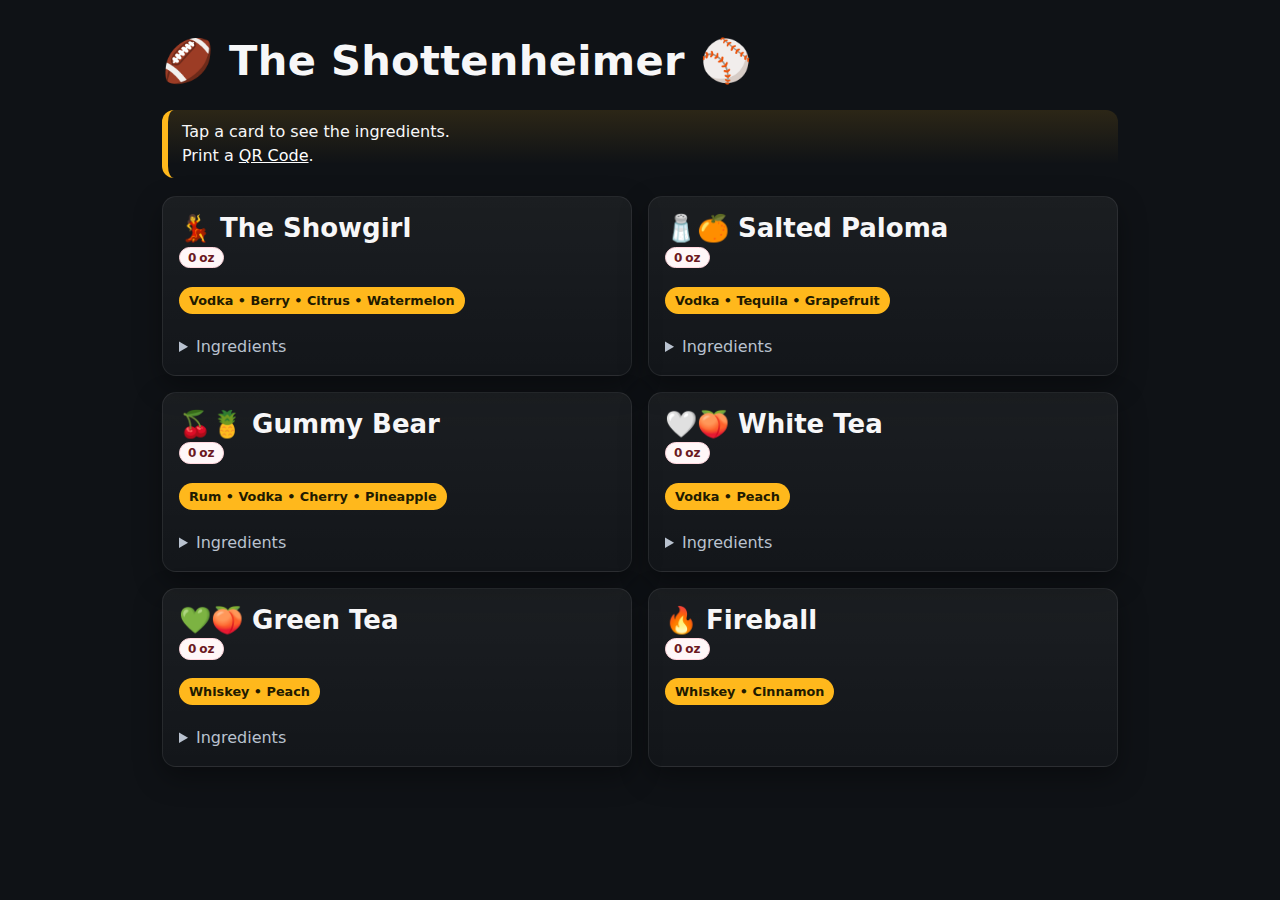
<file: index.html>
<!doctype html>
<html lang="en">
    <head>
        <meta charset="utf-8" />
        <meta name="viewport" content="width=device-width, initial-scale=1" />
        <title>The Shottenheimer</title>
        <meta name="description" content="The Shottenheimer menu. Scan the QR to see ingredients." />
        <meta name="theme-color" content="#E31837" />
        <link rel="stylesheet" href="styles.css" />
        <script type="application/ld+json">
            {
                "@context": "https://schema.org",
                "@type": "Menu",
                "name": "The Shottenheimer",
                "description": "KC tailgate shot cooler menu",
                "hasMenuSection": [
                    {
                        "@type": "MenuSection",
                        "name": "Shots",
                        "hasMenuItem": [
                            {
                                "@type": "MenuItem",
                                "name": "The Showgirl",
                                "description": "New Amsterdam Berry Vodka, Deep Eddy Orange Vodka, Watermelon Pucker, Sour, Agave"
                            },
                            {
                                "@type": "MenuItem",
                                "name": "Salted Paloma",
                                "description": "Deep Eddy Grapefruit Vodka, Silver Tequila, Sour, Agave, Salt"
                            },
                            {
                                "@type": "MenuItem",
                                "name": "White Tea",
                                "description": "Titos Vodka, Peach Schnapps, Sour"
                            },
                            {
                                "@type": "MenuItem",
                                "name": "Green Tea",
                                "description": "Crown Peach, Peach Schnapps, Sour"
                            },
                            {
                                "@type": "MenuItem",
                                "name": "Gummy Bear",
                                "description": "Cruzan Black Cherry Rum, Deep Eddy Pineapple Vodka, Peach Schnapps, Sour"
                            }
                        ]
                    }
                ]
            }
        </script>
    </head>
    <body>
        <div class="container">
            <header>
                <div class="brand">
                    <h1>🏈 The Shottenheimer ⚾</h1>
                </div>
            </header>
            <div class="banner" role="note">
                Tap a card to see the ingredients.<br />Print a <a href="qr.html" class="inline">QR Code</a>.
            </div>
            <section aria-label="Shots" class="grid">
                <article class="card" id="showgirl">
                    <h2 class="item-title">💃 The Showgirl</h2>
                    <p class="pill">Vodka • Berry • Citrus • Watermelon</p>
                    <details>
                        <summary>Ingredients</summary>
                        <ul>
                            <li>Berry Vodka</li>
                            <li>Orange Vodka</li>
                            <li>Watermelon Pucker</li>
                            <li>Sour</li>
                            <li>Agave</li>
                        </ul>
                    </details>
                </article>
                <article class="card" id="salted-paloma">
                    <h2 class="item-title">🧂🍊 Salted Paloma</h2>
                    <p class="pill">Vodka • Tequila • Grapefruit</p>
                    <details>
                        <summary>Ingredients</summary>
                        <ul>
                            <li>Grapefruit Vodka</li>
                            <li>Silver Tequila</li>
                            <li>Sour</li>
                            <li>Agave</li>
                            <li>Salt</li>
                        </ul>
                    </details>
                </article>
                <article class="card" id="gummy-bear">
                    <h2 class="item-title">🍒🍍 Gummy Bear</h2>
                    <p class="pill">Rum • Vodka • Cherry • Pineapple</p>
                    <details>
                        <summary>Ingredients</summary>
                        <ul>
                            <li>Black Cherry Rum</li>
                            <li>Pineapple Vodka</li>
                            <li>Peach Schnapps</li>
                            <li>Sour</li>
                            <li>Agave</li>
                        </ul>
                    </details>
                </article>
                <article class="card" id="white-tea">
                    <h2 class="item-title">🤍🍑 White Tea</h2>
                    <p class="pill">Vodka • Peach</p>
                    <details>
                        <summary>Ingredients</summary>
                        <ul>
                            <li>Vodka (Gluten Free)</li>
                            <li>Peach Schnapps</li>
                            <li>Sour</li>
                            <li>Agave</li>
                        </ul>
                    </details>
                </article>
                <article class="card" id="green-tea">
                    <h2 class="item-title">💚🍑 Green Tea</h2>
                    <p class="pill">Whiskey • Peach</p>
                    <details>
                        <summary>Ingredients</summary>
                        <ul>
                            <li>Peach Whiskey</li>
                            <li>Peach Schnapps</li>
                            <li>Sour</li>
                            <li>Agave</li>
                        </ul>
                    </details>
                </article>
                <article class="card" id="fireball">
                    <h2 class="item-title">🔥 Fireball</h2>
                    <p class="pill">Whiskey • Cinnamon</p>
                </article>
            </section>
        </div>
        <script>
            (function () {
                const MARGIN = 12; // px breathing room around the card
                const MIN_MOVE = 20; // px; ignore tiny adjustments to avoid micro scrolls

                const prefersReduced = () => window.matchMedia?.("(prefers-reduced-motion: reduce)")?.matches === true;

                const vpHeight = () => window.visualViewport?.height || window.innerHeight;

                function ensureCardInView(card) {
                    const viewH = vpHeight();
                    const rect = card.getBoundingClientRect();
                    const tall = rect.height > viewH - 2 * MARGIN;

                    let delta = 0;

                    if (tall) {
                        // If the expanded card is taller than the viewport,
                        // prioritize keeping the top in view first; if bottom
                        // still overflows, nudge down.
                        if (rect.top < MARGIN) {
                            delta = rect.top - MARGIN; // negative -> scroll up
                        } else if (rect.bottom > viewH - MARGIN) {
                            delta = rect.bottom - (viewH - MARGIN); // positive -> scroll down
                        }
                    } else {
                        // Card fits on screen; ensure both top & bottom remain visible.
                        const overflowBottom = rect.bottom - (viewH - MARGIN); // >0 means needs scroll down
                        const overflowTop = MARGIN - rect.top; // >0 means needs scroll up

                        if (overflowBottom > 0) delta = overflowBottom;
                        else if (overflowTop > 0) delta = -overflowTop;
                    }

                    if (Math.abs(delta) >= MIN_MOVE) {
                        window.scrollBy({
                            top: delta,
                            behavior: prefersReduced() ? "auto" : "smooth",
                        });
                    }
                }

                // Your current "click card to toggle" behavior + smooth reveal
                document.querySelectorAll(".card").forEach((card) => {
                    const details = card.querySelector("details");
                    if (!details) return;

                    // Click anywhere on card (except these) to toggle
                    card.addEventListener("click", (evt) => {
                        if (evt.target.closest("a, button, summary, [data-no-toggle]")) return;

                        details.open = !details.open;

                        // If we just opened, wait for layout to expand, then adjust scroll
                        if (details.open) {
                            requestAnimationFrame(() => {
                                requestAnimationFrame(() => ensureCardInView(card));
                            });
                        }
                    });

                    // Also handle users tapping the Summary itself
                    details.addEventListener(
                        "toggle",
                        () => {
                            if (details.open) {
                                requestAnimationFrame(() => {
                                    requestAnimationFrame(() => ensureCardInView(card));
                                });
                            }
                        },
                        { passive: true }
                    );
                });
            })();
        </script>
        <script>
            /* === Shottenheimer: read-only totals from GViz (select E,F) === */
            (function () {
                const SHEET_ID = "1eZlAI4mAAWZRDRVeygCu3ntA_BdYWSA3jiJ4ObEjiNA"; // from /spreadsheets/d/<ID>/edit
                const SHEET_NAME = "Shottenheimer"; // tab name holding E (Shot) and F (Amount)

                const ID_MAP = {}; // same idea as above if you need overrides

                function toId(s) {
                    const raw = String(s || "")
                        .trim()
                        .toLowerCase();
                    return ID_MAP[raw] || raw.replace(/[\s_]+/g, "-");
                }

                function buildGvizUrl() {
                    const tq = "select F,G";
                    return (
                        `https://docs.google.com/spreadsheets/d/${encodeURIComponent(SHEET_ID)}` +
                        `/gviz/tq?tqx=out:json&sheet=${encodeURIComponent(SHEET_NAME)}` +
                        `&tq=${encodeURIComponent(tq)}&cachebust=${Date.now()}`
                    );
                }

                function parseGviz(text) {
                    const json = JSON.parse(text.replace(/^[\s\S]*?setResponse\(/, "").replace(/\);\s*$/, ""));
                    const rows = json.table?.rows || [];
                    const map = Object.create(null);
                    for (const r of rows) {
                        const shot = r.c?.[0]?.v ?? "";
                        const amt = Number(r.c?.[1]?.v || 0);
                        const id = toId(shot);
                        if (id) map[id] = amt;
                    }
                    return map;
                }

                function ensureDisplaySlots() {
                    document.querySelectorAll(".card[id]").forEach((card) => {
                        const title = card.querySelector(".item-title");
                        if (!title) return;

                        // Ensure we have a header row wrapper
                        let row = card.querySelector(".title-row");
                        if (!row) {
                            row = document.createElement("div");
                            row.className = "title-row";
                            // Insert the row where the title currently sits
                            title.before(row);
                            row.appendChild(title); // move title into the row
                        }

                        // Create or move the oz badge into the title row
                        let badge = card.querySelector(".oz-total");
                        if (!badge) {
                            badge = document.createElement("div");
                            badge.className = "oz-total";
                            badge.innerHTML = `<span class="count" data-id="${card.id}">0</span> <span>oz</span>`;
                        } else {
                            // If it already exists (e.g., previously under the pill), we’ll move it
                            badge.setAttribute("data-no-toggle", "");
                        }

                        // Append (or move) into the header row, right of the title
                        if (badge.parentElement !== row) {
                            row.appendChild(badge);
                        }
                    });
                }

                function fmt(n) {
                    return Math.round(n) === n ? String(n) : n.toFixed(1).replace(/\.0$/, "");
                }
                function render(map) {
                    document.querySelectorAll(".card[id]").forEach((card) => {
                        const v = map[card.id] ?? 0;
                        card.querySelectorAll(`.oz-total .count[data-id="${card.id}"]`).forEach(
                            (el) => (el.textContent = fmt(v))
                        );
                    });
                }

                async function refresh() {
                    try {
                        const res = await fetch(buildGvizUrl(), { cache: "no-store" });
                        render(parseGviz(await res.text()));
                    } catch (e) {
                        console.error("GViz fetch failed:", e);
                    }
                }

                ensureDisplaySlots();
                refresh();
            })();
        </script>
    </body>
</html>
</file>
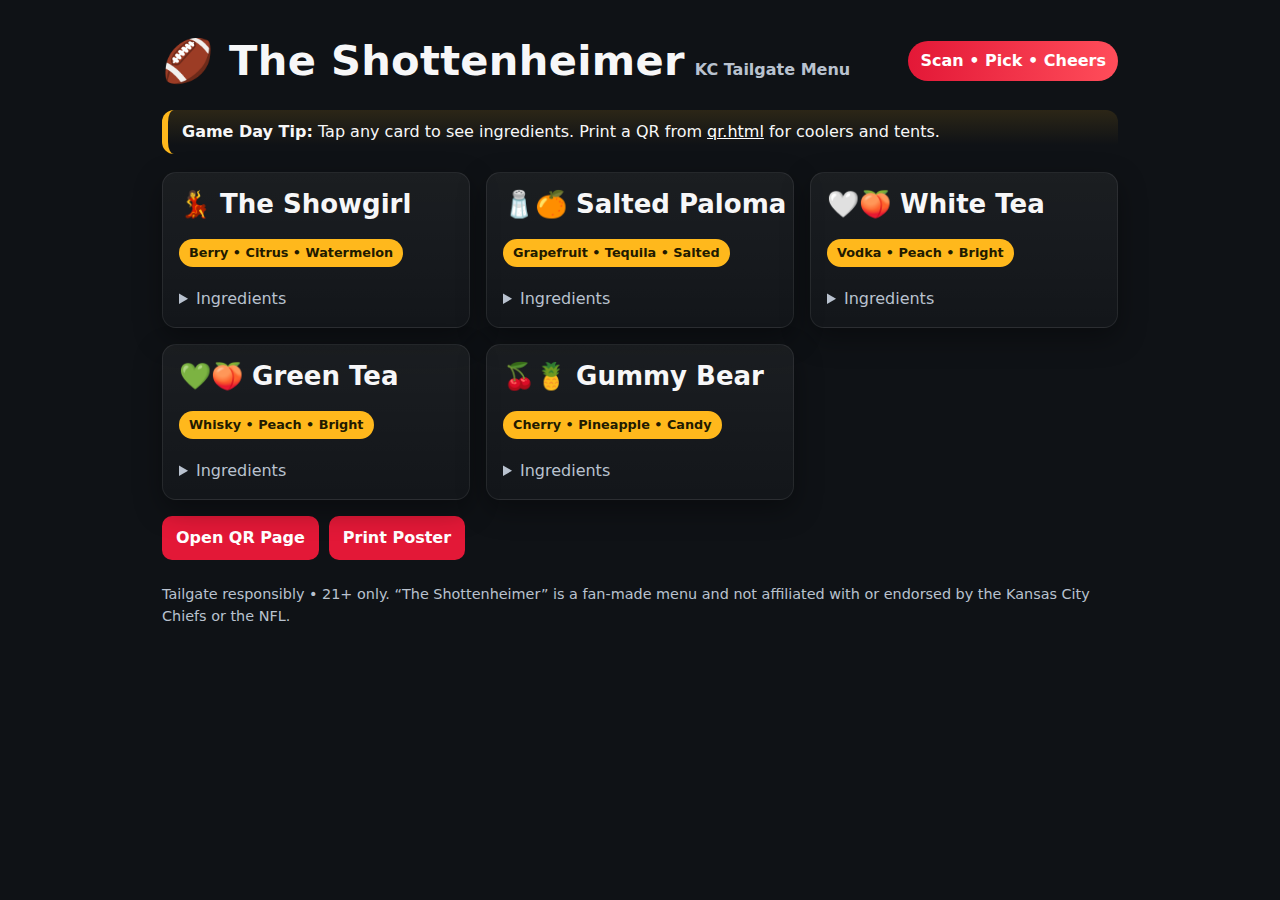
<file: menu-index.html>
<!doctype html>
<html lang="en">
<head>
  <meta charset="utf-8" />
  <meta name="viewport" content="width=device-width, initial-scale=1" />
  <title>The Shottenheimer • KC Tailgate Shot Menu</title>
  <meta name="description" content="The Shottenheimer — KC tailgate shot cooler menu. Scan the QR to see ingredients and pick your pour." />
  <meta name="theme-color" content="#E31837" />
  <link rel="stylesheet" href="styles.css" />
  <style>
    :root{--bg:#0f1216;--card:#171a21;--text:#f7f7f8;--muted:#b9c2cf;--accent:#E31837;--accent2:#FFB81C}
    body{background:var(--bg);color:var(--text);font-family:system-ui,-apple-system,Segoe UI,Roboto,Helvetica,Arial,sans-serif;margin:0}
    .container{max-width:1000px;margin:0 auto;padding:22px}
    header{display:flex;align-items:center;justify-content:space-between;gap:12px;margin:8px 0 18px}
    .brand{display:flex;align-items:baseline;gap:10px}
    h1{margin:0;font-size:clamp(1.6rem,4vw,2.6rem);letter-spacing:.3px}
    .sub{color:var(--muted);font-weight:600}
    .tag{background:linear-gradient(90deg,var(--accent),#ff4d5a);color:#fff;padding:8px 12px;border-radius:999px;font-weight:900}
    .banner{border-left:6px solid var(--accent2);background:linear-gradient(180deg,rgba(255,184,28,.12),transparent 80%);padding:10px 14px;border-radius:12px;margin:8px 0 18px}
    .grid{display:grid;grid-template-columns:repeat(auto-fit,minmax(260px,1fr));gap:16px}
    .card{background:linear-gradient(180deg,rgba(255,255,255,.05),rgba(255,255,255,.02));border:1px solid rgba(255,255,255,.08);border-radius:14px;padding:16px;box-shadow:0 10px 28px rgba(0,0,0,.35)}
    .item-title{display:flex;align-items:center;gap:10px;margin:0 0 6px}
    .pill{display:inline-block;background:var(--accent2);color:#211a00;padding:4px 10px;border-radius:999px;font-weight:900;font-size:.8rem}
    details{margin-top:8px}
    summary{cursor:pointer;color:var(--muted)}
    .actions{display:flex;gap:10px;flex-wrap:wrap;margin-top:16px}
    .button{background:var(--accent);color:#fff;border:none;border-radius:10px;padding:10px 14px;font-weight:900;text-decoration:none;display:inline-block}
    footer{margin-top:24px;color:var(--muted);font-size:.9rem}
  </style>
  <script type="application/ld+json">{"@context":"https://schema.org","@type":"Menu","name":"The Shottenheimer","description":"KC tailgate shot cooler menu","hasMenuSection":[{"@type":"MenuSection","name":"Shots","hasMenuItem":[{"@type":"MenuItem","name":"The Showgirl","description":"New Amsterdam Berry Vodka, Deep Eddy Orange Vodka, Watermelon Pucker, Sour, Agave"},{"@type":"MenuItem","name":"Salted Paloma","description":"Deep Eddy Grapefruit Vodka, Silver Tequila, Sour, Agave, Salt"},{"@type":"MenuItem","name":"White Tea","description":"Titos Vodka, Peach Schnapps, Sour"},{"@type":"MenuItem","name":"Green Tea","description":"Crown Peach, Peach Schnapps, Sour"},{"@type":"MenuItem","name":"Gummy Bear","description":"Cruzan Black Cherry Rum, Deep Eddy Pineapple Vodka, Peach Schnapps, Sour"}]}]}</script>
</head>
<body>
  <div class="container">
    <header>
      <div class="brand">
        <h1>🏈 The Shottenheimer</h1>
        <span class="sub">KC Tailgate Menu</span>
      </div>
      <span class="tag">Scan • Pick • Cheers</span>
    </header>

    <div class="banner" role="note"> <strong>Game Day Tip:</strong> Tap any card to see ingredients. Print a QR from <a href="qr.html" class="inline">qr.html</a> for coolers and tents. </div>

    <section aria-label="Shots" class="grid">
      <article class="card"><h2 class="item-title">💃 The Showgirl</h2><p class="pill">Berry • Citrus • Watermelon</p><details><summary>Ingredients</summary><ul><li>New Amsterdam Berry Vodka</li><li>Deep Eddy Orange Vodka</li><li>Watermelon Pucker</li><li>Sour</li><li>Agave</li></ul></details></article>
      <article class="card"><h2 class="item-title">🧂🍊 Salted Paloma</h2><p class="pill">Grapefruit • Tequila • Salted</p><details><summary>Ingredients</summary><ul><li>Deep Eddy Grapefruit Vodka</li><li>Silver Tequila</li><li>Sour</li><li>Agave</li><li>Salt</li></ul></details></article>
      <article class="card"><h2 class="item-title">🤍🍑 White Tea</h2><p class="pill">Vodka • Peach • Bright</p><details><summary>Ingredients</summary><ul><li>Titos Vodka</li><li>Peach Schnapps</li><li>Sour</li></ul></details></article>
      <article class="card"><h2 class="item-title">💚🍑 Green Tea</h2><p class="pill">Whisky • Peach • Bright</p><details><summary>Ingredients</summary><ul><li>Crown Peach</li><li>Peach Schnapps</li><li>Sour</li></ul></details></article>
      <article class="card"><h2 class="item-title">🍒🍍 Gummy Bear</h2><p class="pill">Cherry • Pineapple • Candy</p><details><summary>Ingredients</summary><ul><li>Cruzan Black Cherry Rum</li><li>Deep Eddy Pineapple Vodka</li><li>Peach Schnapps</li><li>Sour</li></ul></details></article>
    </section>

    <div class="actions"> <a class="button" href="qr.html">Open QR Page</a> <a class="button" href="poster.html">Print Poster</a> </div>

    <footer><p>Tailgate responsibly • 21+ only. “The Shottenheimer” is a fan-made menu and not affiliated with or endorsed by the Kansas City Chiefs or the NFL.</p></footer>
  </div>
</body>
</html>
</file>
<file: styles.css>
:root {
  --bg: #0f1216;
  --card: #171a21; /* solid panel color used by QR card */
  --text: #f7f7f8;
  --muted: #b9c2cf;
  --accent: #E31837;
  --accent2: #FFB81C;

  /* Optional tokens */
  --radius-lg: 14px;
  --radius-pill: 999px;
  --focus-ring: 3px solid var(--accent);
  --focus-offset: 3px;

  /* Chip tuning */
  --chip-h: 1.35rem;     /* chip height */
  --chip-pad-x: .5rem;   /* horizontal padding inside chip */
  --chip-nudge-y: -1px;  /* optical vertical nudge (negative = up) */
  --chip-reserve: 96px;  /* space reserved on the right of the title area */
}

/* Base / reset */
* { box-sizing: border-box; }
html:focus-within { scroll-behavior: smooth; }

body {
  background: var(--bg);
  color: var(--text);
  font-family: system-ui, -apple-system, Segoe UI, Roboto, Helvetica, Arial, sans-serif;
  line-height: 1.5;
  margin: 0;
}

.container {
  max-width: 1000px;
  margin: 0 auto;
  padding: 22px;
}

/* Header / brand */
header {
  display: flex;
  align-items: center;
  justify-content: space-between;
  gap: 12px;
  margin: 8px 0 18px;
}

.brand { display: flex; align-items: baseline; gap: 10px; }

h1 {
  margin: 0;
  font-size: clamp(1.6rem, 4vw, 2.6rem);
  letter-spacing: .3px;
}

.sub { color: var(--muted); font-weight: 600; }

/* Tag (kept for future use) */
.tag {
  background: linear-gradient(90deg, var(--accent), #ff4d5a);
  color: #fff;
  padding: 8px 12px;
  border-radius: var(--radius-pill);
  font-weight: 900;
}

/* Banner */
.banner {
  border-left: 6px solid var(--accent2);
  background: linear-gradient(180deg, rgba(255, 184, 28, .12), transparent 80%);
  padding: 10px 14px;
  border-radius: 12px;
  margin: 8px 0 18px;
}

/* Layout */
.grid {
  display: grid;
  grid-template-columns: repeat(auto-fit, minmax(300px, 1fr));
  gap: 16px;
}

/* Cards */
.card {
  position: relative; /* for the absolute chip */
  background: linear-gradient(180deg, rgba(255, 255, 255, .05), rgba(255, 255, 255, .02));
  border: 1px solid rgba(255, 255, 255, .08);
  border-radius: var(--radius-lg);
  padding: 16px;
  box-shadow: 0 10px 28px rgba(0, 0, 0, .35);
  cursor: pointer;
}

/* Title container: normal wrapping title; reserve space so it won’t flow under the chip */
.card .title-row {
  display: block;
  margin: 0 0 .35rem;
  padding-right: var(--chip-reserve);
}

/* Title text (wrapping, full) */
.item-title {
  display: block;
  margin: 0;
  line-height: 1.2;
}

/* Flavor pill */
.pill {
  display: inline-block;
  background: var(--accent2);
  color: #211a00;
  padding: 4px 10px;
  border-radius: var(--radius-pill);
  font-weight: 900;
  font-size: .8rem;
}

details { margin-top: 8px; }
summary { cursor: pointer; color: var(--muted); }

/* Buttons / links */
.actions { display: flex; gap: 10px; flex-wrap: wrap; margin-top: 16px; }

.button {
  background: var(--accent);
  color: #fff;
  border: none;
  border-radius: 10px;
  padding: 10px 14px;
  font-weight: 900;
  text-decoration: none;
  display: inline-block; /* supports <a> or <button>.button */
}

.inline,
.inline:link,
.inline:visited,
.inline:hover,
.inline:focus,
.inline:active { color: #fff; text-decoration: underline; }

/* Footer */
footer { margin-top: 24px; color: var(--muted); font-size: .9rem; }

/* ===== QR PAGE ===== */
.page-center {
  display: flex;
  align-items: center;
  justify-content: center;
  min-height: 100svh;
}

.qr-card {
  max-width: 560px;
  width: 100%;
  text-align: center;
  background: var(--card);
  padding: 20px;
  border-radius: 16px;
  border: 1px solid rgba(255, 255, 255, .08);
}

.qr-card h1 { margin: 6px 0 6px; }
.qr-card .sub { margin: 0 0 6px; }

.url {
  color: var(--muted);
  font-size: .95rem;
  word-break: break-all;
  margin: 2px 0 8px;
}

.qr {
  margin: 12px auto 8px;
  display: inline-block;
  background: #fff;
  padding: 12px;
  border-radius: 12px;
}

.row { display: flex; gap: 10px; justify-content: center; margin-top: 10px; }

button {
  background: var(--accent);
  border: none;
  color: #fff;
  font-weight: 900;
  padding: 10px 14px;
  border-radius: 10px;
  cursor: pointer;
}

/* ===== Accessibility & Interaction ===== */
html, body,
a, a *,
button, button *,
summary,
.card, .card * { -webkit-tap-highlight-color: rgba(0,0,0,0); }

a:active,
button:active { background-color: transparent; }

.card:focus-visible,
summary:focus-visible,
a:focus-visible,
button:focus-visible,
.button:focus-visible {
  outline: var(--focus-ring);
  outline-offset: var(--focus-offset);
  border-radius: 10px;
}

/* ===== “Total oz” chip (top-right) ===== */
.oz-total {
  position: absolute;
  top: 10px;               /* distance from top edge of the card */
  right: 12px;             /* distance from right edge of the card */

  display: inline-flex;
  align-items: center;     /* vertical centering */
  justify-content: center; /* horizontal centering */
  height: var(--chip-h);
  padding: 0 var(--chip-pad-x);         /* no vertical padding => true centering */
  border-radius: calc(var(--chip-h) / 2);
  background: #fff7f8;
  border: 1px solid #ffd6dd;
  color: #6b1a1f;
  font-weight: 700;
  font-size: .75rem;
  line-height: 1;
  white-space: nowrap;
  margin: 0;
  transform: translateY(var(--chip-nudge-y)); /* tiny optical lift */
  pointer-events: auto;
}

.oz-total > span { display: inline-block; line-height: 1; }
.oz-total .count { font-variant-numeric: tabular-nums; }

/* ===== Motion safety ===== */
@media (prefers-reduced-motion: reduce) {
  html:focus-within { scroll-behavior: auto; }
  *, *::before, *::after {
    animation-duration: 0.01ms !important;
    animation-iteration-count: 1 !important;
    transition-duration: 0.01ms !important;
    scroll-behavior: auto !important;
  }
}

/* ===== Responsive tweaks ===== */
@media (max-width: 420px) {
  :root {
    --chip-h: 1.25rem;
    --chip-pad-x: .45rem;
    --chip-nudge-y: -0.5px;
    --chip-reserve: 92px;
  }
}

/* ===== Print cleanup ===== */
@media print {
  .actions, .tag { display: none !important; }
  .row { display: none !important; } /* hide QR buttons when printing */
}

.card .title-row {
  position: relative;             /* NEW: chip will position relative to this row */
  display: block;
  margin: 0 0 .35rem;
  padding-right: var(--chip-reserve);
  min-height: var(--chip-h);      /* NEW: guarantees room for the chip */
}


.oz-total {
  position: absolute;
  top: 50%;                        /* NEW: vertical centering anchor */
  right: 12px;                     /* keeps the same visual inset on the right */
  transform: translateY(-50%);     /* NEW: true centering */
  display: inline-flex;
  align-items: center;
  justify-content: center;
  height: var(--chip-h);
  padding: 0 var(--chip-pad-x);
  border-radius: calc(var(--chip-h) / 2);
  background: #fff7f8;
  border: 1px solid #ffd6dd;
  color: #6b1a1f;
  font-weight: 700;
  font-size: .75rem;
  line-height: 1;
  white-space: nowrap;
  pointer-events: auto;
}


.oz-total {
  display: inline-flex;
  align-items: center;
  /* add spacing between the label, number, and unit */
  gap: .35ch;            /* or 0.25rem; .35ch scales with font width nicely */
  white-space: nowrap;
}


card .title-row {
  display: grid;
  grid-template-columns: 1fr auto; /* title | chip */
  align-items: center;
  gap: .5rem;
  padding-right: 0;                /* no need for reserve padding anymore */
  min-height: var(--chip-h);
  container-type: inline-size;     /* enables cqw for children */
}

/* 2) Put the chip in column 2 (no absolute positioning) */
.card .oz-total {
  position: static;
  transform: none;
  margin: 0;                       /* it will naturally size itself */
}

/* 3) Make the title a single line, and fluidly scale it per card width */
.item-title {
  grid-column: 1/2;
  margin: 0;
  line-height: 1.2;
  white-space: nowrap;             /* stay on one line */
  overflow: visible;               /* show full text; no ellipsis */
  text-overflow: clip;

  /* Adjust these numbers to taste. The middle term uses the card’s width. */
  font-size: clamp(16px, calc(12px + 1.2cqw), 26px);
}

/* (Optional) If a few titles still feel tight at 300px, bump min card width a hair */
.grid {
  grid-template-columns: repeat(auto-fit, minmax(320px, 1fr));
}
</file>
